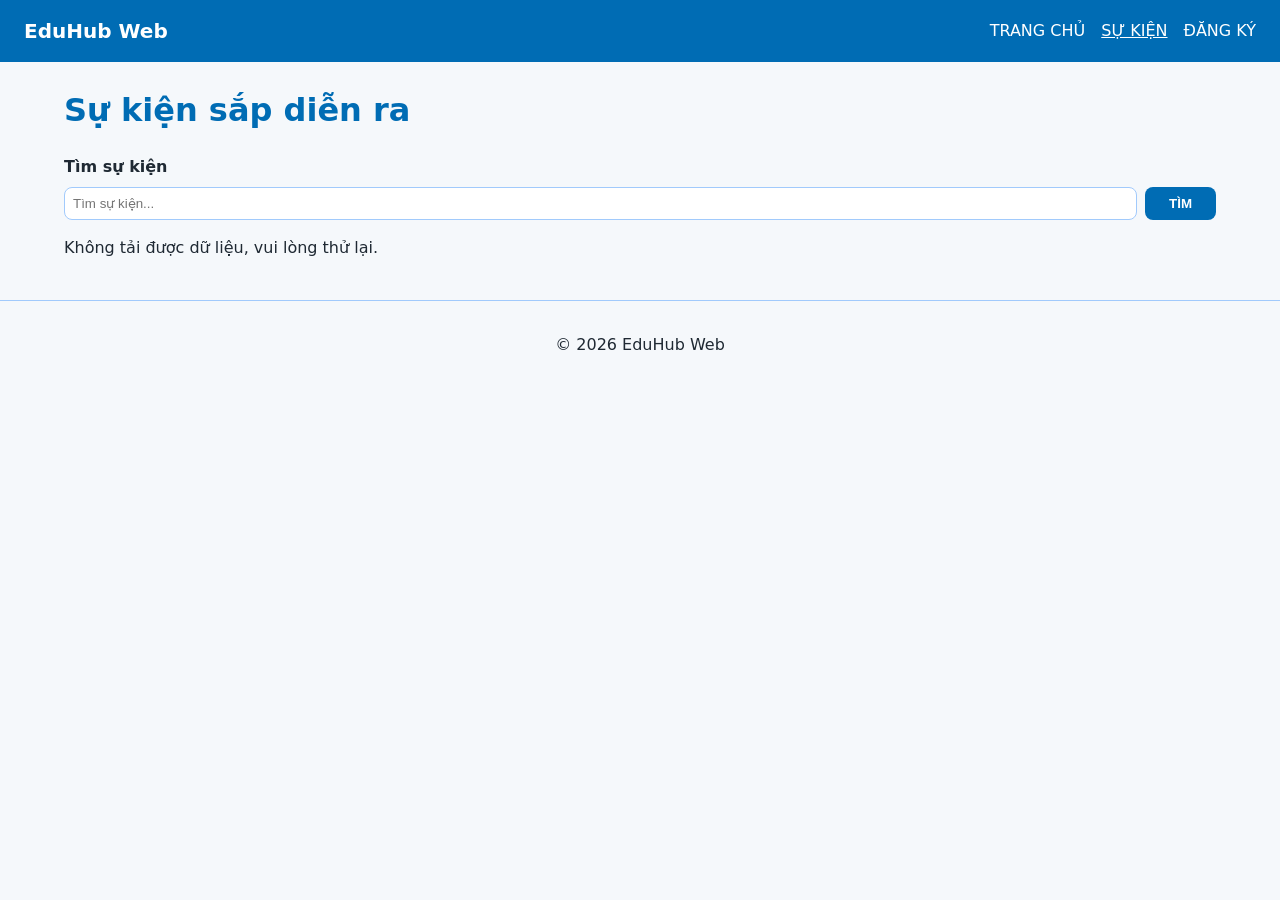
<file: practical-test-ch01-03/site/index.html>
<!doctype html>
<html lang="vi">
  <head>
    <meta charset="UTF-8" />
    <meta name="viewport" content="width=device-width, initial-scale=1" />
    <title>Sự kiện sắp diễn ra – EduHub Web</title>
    <link rel="stylesheet" href="css/style.css" />
  </head>
  <body>
    <header class="site-header">
      <a class="logo" href="index.html">EduHub Web</a>
      <nav aria-label="Điều hướng chính">
        <ul class="menu">
          <li><a href="index.html">TRANG CHỦ</a></li>
          <li><a href="index.html" aria-current="page">SỰ KIỆN</a></li>
          <li><a href="#">ĐĂNG KÝ</a></li>
        </ul>
      </nav>
    </header>

    <main>
      <h1>Sự kiện sắp diễn ra</h1>

      <form id="search-form">
        <label for="keyword">Tìm sự kiện</label>
        <input
          type="search"
          id="keyword"
          name="keyword"
          placeholder="Tìm sự kiện..."
        />
        <button type="submit">TÌM</button>
      </form>

      <p id="status" role="status"></p>

      <div id="event-list">
        <article class="card">
          <img
            src="img/event.svg"
            alt="Biểu tượng lịch sự kiện"
            width="320"
            height="180"
          />
          <h2>
            <a href="event-detail.html?id=22222222-2222-4222-8222-000000000001"
              >Workshop Git &amp; GitHub cho tân sinh viên</a
            >
          </h2>
          <p>
            <time datetime="2026-09-12T01:00:00.000Z">10:10 22/08/2026</time>
          </p>
          <p>Phòng máy A3.201</p>
          <p>Còn 12/40 chỗ</p>
        </article>

        <article class="card">
          <img
            src="img/event.svg"
            alt="Biểu tượng lịch sự kiện"
            width="320"
            height="180"
          />
          <h2>
            <a href="event-detail.html?id=22222222-2222-4222-8222-000000000004"
              >Hackathon EduHub 24 giờ</a
            >
          </h2>
          <p>
            <time datetime="2026-12-19T01:00:00.000Z">08:00 19/12/2026</time>
          </p>
          <p>Phòng máy A3.205</p>
          <p><span class="badge">Hết chỗ</span></p>
        </article>
      </div>
    </main>

    <footer class="site-footer">
      <p>&copy; 2026 EduHub Web</p>
    </footer>

    <script src="js/app.js"></script>
  </body>
</html>
</file>
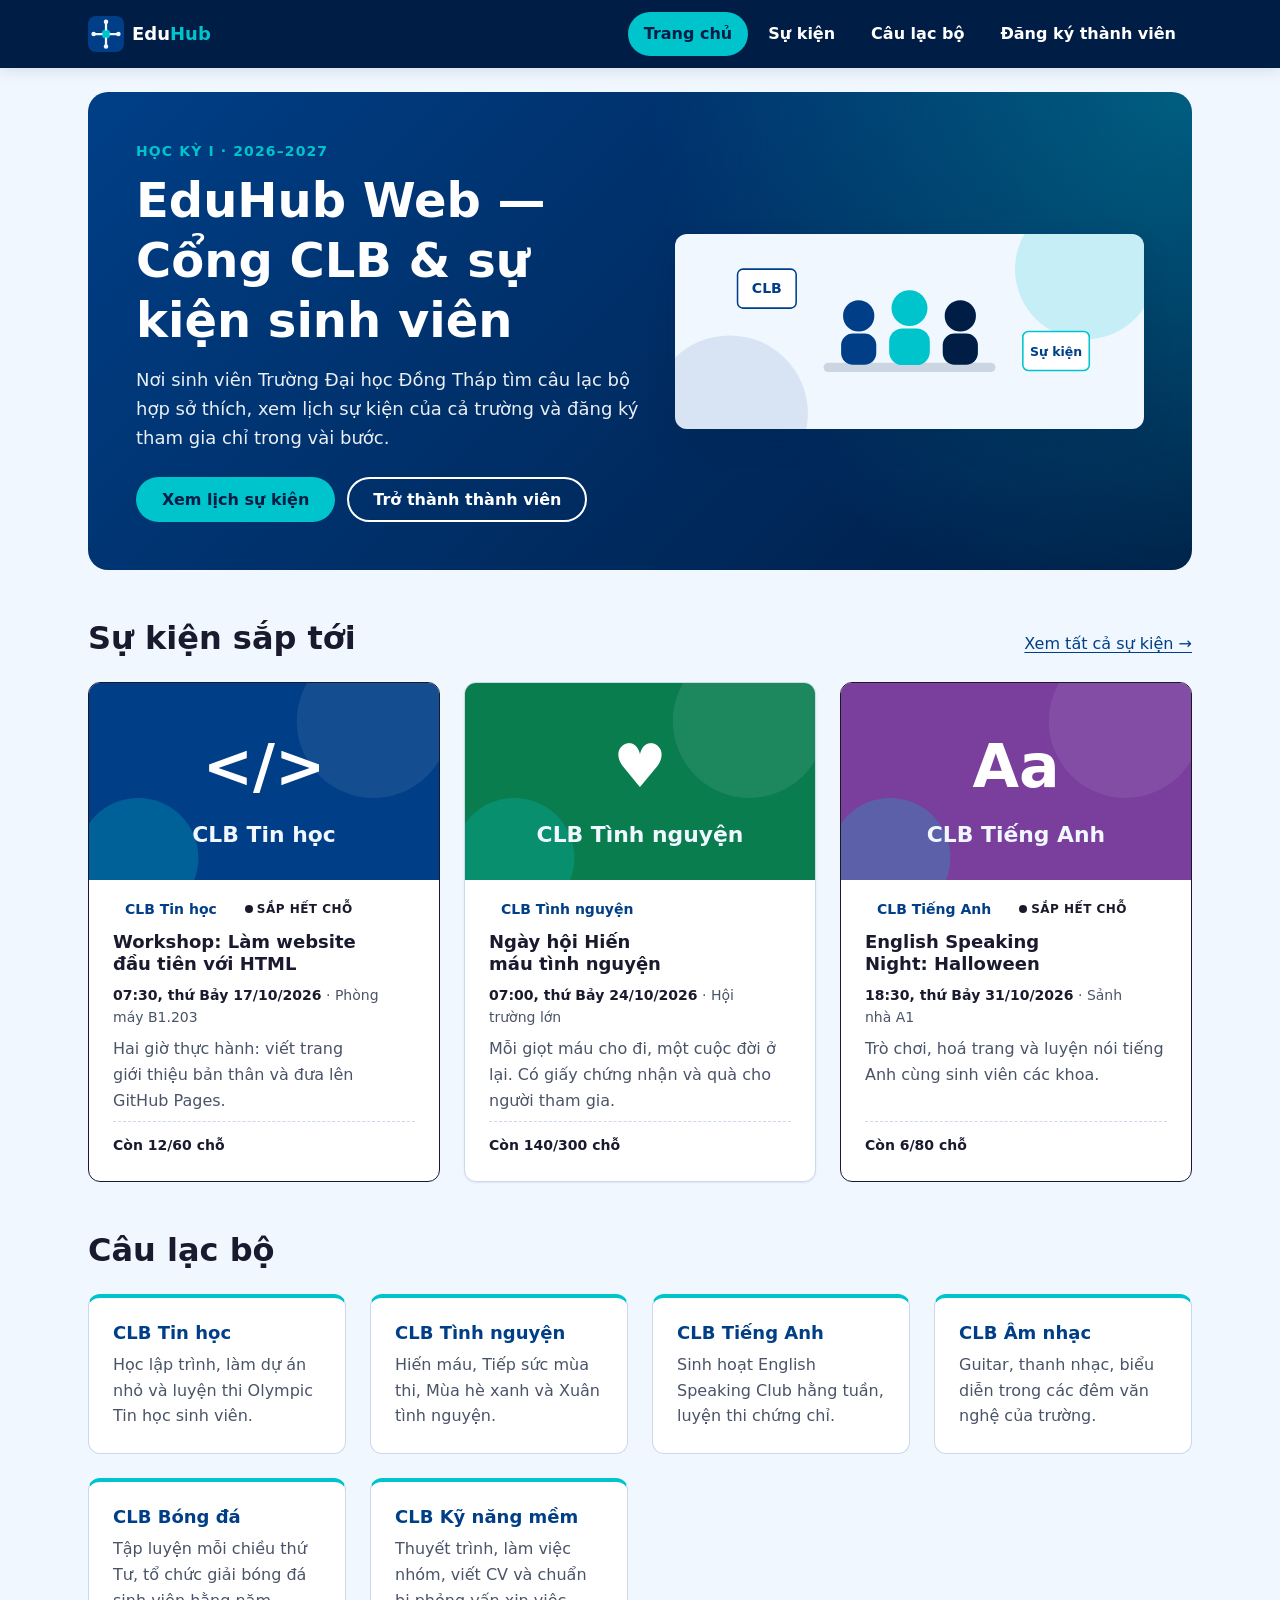
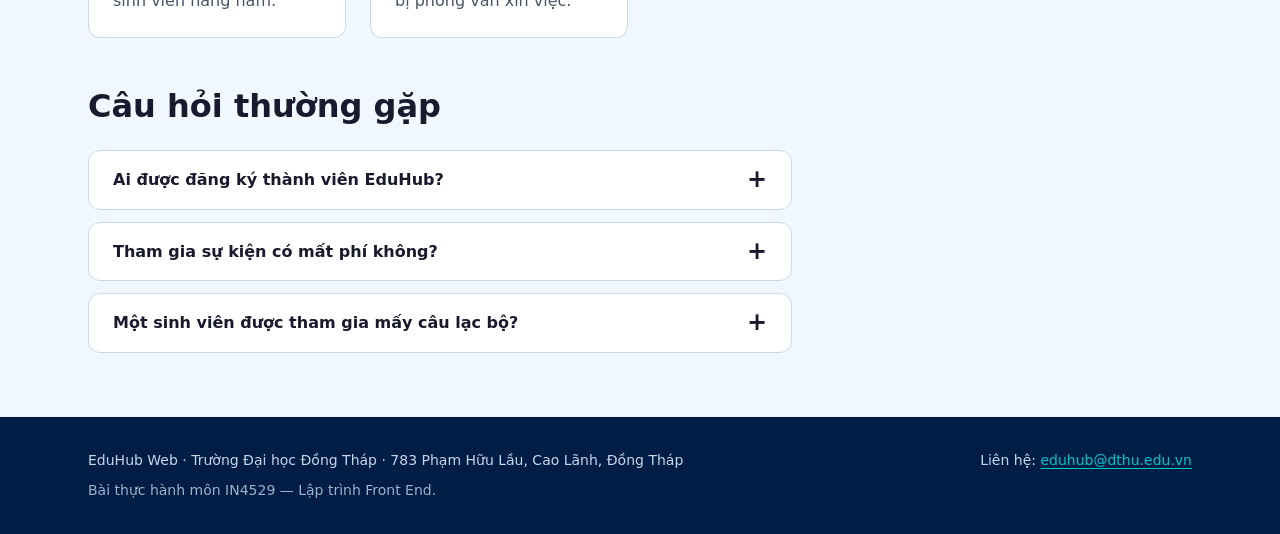
<file: Chuong-02/starter/starter/index.html>
<!DOCTYPE html>
<html lang="vi">
  <head>
    <meta charset="utf-8">
    <meta name="viewport" content="width=device-width, initial-scale=1">
    <title>EduHub Web — CLB &amp; sự kiện sinh viên ĐH Đồng Tháp</title>
    <meta name="description" content="Cổng thông tin câu lạc bộ và sự kiện dành cho sinh viên Trường Đại học Đồng Tháp: xem lịch sự kiện, tìm CLB phù hợp và đăng ký thành viên.">
    <!-- Open Graph: thay "ten-tai-khoan" bằng tên tài khoản GitHub sau khi bật GitHub Pages -->
    <meta property="og:type" content="website">
    <meta property="og:site_name" content="EduHub Web">
    <meta property="og:title" content="EduHub Web — CLB &amp; sự kiện sinh viên ĐH Đồng Tháp">
    <meta property="og:description" content="Xem lịch sự kiện, tìm câu lạc bộ phù hợp và đăng ký thành viên.">
    <meta property="og:url" content="https://xuyen-nguyen-dev.github.io/eduhub-web/">
    <meta property="og:image" content="https://xuyen-nguyen-dev.github.io/eduhub-web/assets/og-image.png">
    <meta property="og:locale" content="vi_VN">
    <meta name="theme-color" content="#001D45">
    <link rel="icon" href="assets/logo.svg" type="image/svg+xml">
    <!-- Ch02: một tệp CSS duy nhất, main.css tự @import các lớp còn lại -->
    <link rel="stylesheet" href="css/main.css">
  </head>
  <body>
    <a class="skip-link" href="#noi-dung">Bỏ qua, đến nội dung chính</a>

    <header class="site-header">
      <div class="container site-header__inner">
        <a class="brand" href="index.html">
          <img class="brand__logo" src="assets/logo.svg" alt="" width="48" height="48">
          <span class="brand__name">Edu<span>Hub</span></span>
        </a>
        <nav class="site-nav" aria-label="Điều hướng chính">
          <ul class="site-nav__list">
          <li><a class="site-nav__link" href="index.html" aria-current="page">Trang chủ</a></li>
          <li><a class="site-nav__link" href="events.html">Sự kiện</a></li>
          <li><a class="site-nav__link" href="index.html#cau-lac-bo">Câu lạc bộ</a></li>
          <li><a class="site-nav__link" href="register.html">Đăng ký thành viên</a></li>
          </ul>
        </nav>
      </div>
    </header>

    <main id="noi-dung">
      <section class="container hero" aria-labelledby="tieu-de-chinh">
        <div>
          <p class="hero__eyebrow">Học kỳ I · 2026–2027</p>
          <h1 id="tieu-de-chinh">EduHub Web — Cổng CLB &amp; sự kiện sinh viên</h1>
          <p class="hero__lead">
            Nơi sinh viên Trường Đại học Đồng Tháp tìm câu lạc bộ hợp sở thích,
            xem lịch sự kiện của cả trường và đăng ký tham gia chỉ trong vài bước.
          </p>
          <p class="btn-row">
            <a class="btn btn--accent" href="events.html">Xem lịch sự kiện</a>
            <a class="btn btn--ghost" href="register.html">Trở thành thành viên</a>
          </p>
        </div>
        <img class="hero__media" src="assets/hero.svg" alt="Minh hoạ ba sinh viên đứng cạnh bảng CLB và bảng Sự kiện" width="1200" height="500">
      </section>

      <section class="container section" aria-labelledby="su-kien-sap-toi">
        <div class="section__head">
          <h2 id="su-kien-sap-toi">Sự kiện sắp tới</h2>
          <a href="events.html">Xem tất cả sự kiện →</a>
        </div>
        <div class="card-grid">
        <article class="card event-card">
          <img class="card__media" src="assets/club-tin-hoc.svg" alt="Biểu tượng CLB Tin học" width="640" height="360" loading="lazy">
          <div class="card__body">
            <p class="card__meta"><span class="tag">CLB Tin học</span> <span class="badge badge--hot">Sắp hết chỗ</span></p>
            <h3 class="card__title"><a href="event-detail.html">Workshop: Làm website đầu tiên với HTML</a></h3>
            <p class="event-card__info"><time datetime="2026-10-17T07:30+07:00">07:30, thứ Bảy 17/10/2026</time> · Phòng máy B1.203</p>
            <p class="card__text">Hai giờ thực hành: viết trang giới thiệu bản thân và đưa lên GitHub Pages.</p>
            <p class="event-card__seats">Còn 12/60 chỗ</p>
          </div>
        </article>

        <article class="card event-card">
          <img class="card__media" src="assets/club-tinh-nguyen.svg" alt="Biểu tượng CLB Tình nguyện" width="640" height="360" loading="lazy">
          <div class="card__body">
            <p class="card__meta"><span class="tag">CLB Tình nguyện</span></p>
            <h3 class="card__title"><a href="events.html">Ngày hội Hiến máu tình nguyện</a></h3>
            <p class="event-card__info"><time datetime="2026-10-24T07:00+07:00">07:00, thứ Bảy 24/10/2026</time> · Hội trường lớn</p>
            <p class="card__text">Mỗi giọt máu cho đi, một cuộc đời ở lại. Có giấy chứng nhận và quà cho người tham gia.</p>
            <p class="event-card__seats">Còn 140/300 chỗ</p>
          </div>
        </article>

        <article class="card event-card">
          <img class="card__media" src="assets/club-tieng-anh.svg" alt="Biểu tượng CLB Tiếng Anh" width="640" height="360" loading="lazy">
          <div class="card__body">
            <p class="card__meta"><span class="tag">CLB Tiếng Anh</span> <span class="badge badge--hot">Sắp hết chỗ</span></p>
            <h3 class="card__title"><a href="events.html">English Speaking Night: Halloween</a></h3>
            <p class="event-card__info"><time datetime="2026-10-31T18:30+07:00">18:30, thứ Bảy 31/10/2026</time> · Sảnh nhà A1</p>
            <p class="card__text">Trò chơi, hoá trang và luyện nói tiếng Anh cùng sinh viên các khoa.</p>
            <p class="event-card__seats">Còn 6/80 chỗ</p>
          </div>
        </article>
        </div>
      </section>

      <section id="cau-lac-bo" class="container section" aria-labelledby="tieu-de-clb">
        <div class="section__head">
          <h2 id="tieu-de-clb">Câu lạc bộ</h2>
        </div>
        <ul class="card-grid">
          <li class="club-card">
            <h3>CLB Tin học</h3>
            <p>Học lập trình, làm dự án nhỏ và luyện thi Olympic Tin học sinh viên.</p>
          </li>
          <li class="club-card">
            <h3>CLB Tình nguyện</h3>
            <p>Hiến máu, Tiếp sức mùa thi, Mùa hè xanh và Xuân tình nguyện.</p>
          </li>
          <li class="club-card">
            <h3>CLB Tiếng Anh</h3>
            <p>Sinh hoạt English Speaking Club hằng tuần, luyện thi chứng chỉ.</p>
          </li>
          <li class="club-card">
            <h3>CLB Âm nhạc</h3>
            <p>Guitar, thanh nhạc, biểu diễn trong các đêm văn nghệ của trường.</p>
          </li>
          <li class="club-card">
            <h3>CLB Bóng đá</h3>
            <p>Tập luyện mỗi chiều thứ Tư, tổ chức giải bóng đá sinh viên hằng năm.</p>
          </li>
          <li class="club-card">
            <h3>CLB Kỹ năng mềm</h3>
            <p>Thuyết trình, làm việc nhóm, viết CV và chuẩn bị phỏng vấn xin việc.</p>
          </li>
        </ul>
      </section>

      <section class="container section" aria-labelledby="hoi-dap">
        <div class="section__head">
          <h2 id="hoi-dap">Câu hỏi thường gặp</h2>
        </div>
        <div class="faq">
          <details class="faq__item">
            <summary>Ai được đăng ký thành viên EduHub?</summary>
            <p>Tất cả sinh viên đang học tại Trường Đại học Đồng Tháp, chỉ cần mã số sinh viên và email.</p>
          </details>
          <details class="faq__item">
            <summary>Tham gia sự kiện có mất phí không?</summary>
            <p>Phần lớn sự kiện miễn phí. Sự kiện có phí sẽ ghi rõ ở trang chi tiết.</p>
          </details>
          <details class="faq__item">
            <summary>Một sinh viên được tham gia mấy câu lạc bộ?</summary>
            <p>Không giới hạn, nhưng nên chọn tối đa hai CLB để có thời gian sinh hoạt đều đặn.</p>
          </details>
        </div>
      </section>
    </main>

    <footer class="site-footer">
      <div class="container site-footer__inner">
        <p>EduHub Web · Trường Đại học Đồng Tháp · 783 Phạm Hữu Lầu, Cao Lãnh, Đồng Tháp</p>
        <p>Liên hệ: <a href="mailto:eduhub@dthu.edu.vn">eduhub@dthu.edu.vn</a></p>
        <p><small>Bài thực hành môn IN4529 — Lập trình Front End.</small></p>
      </div>
    </footer>
  </body>
</html>
</file>
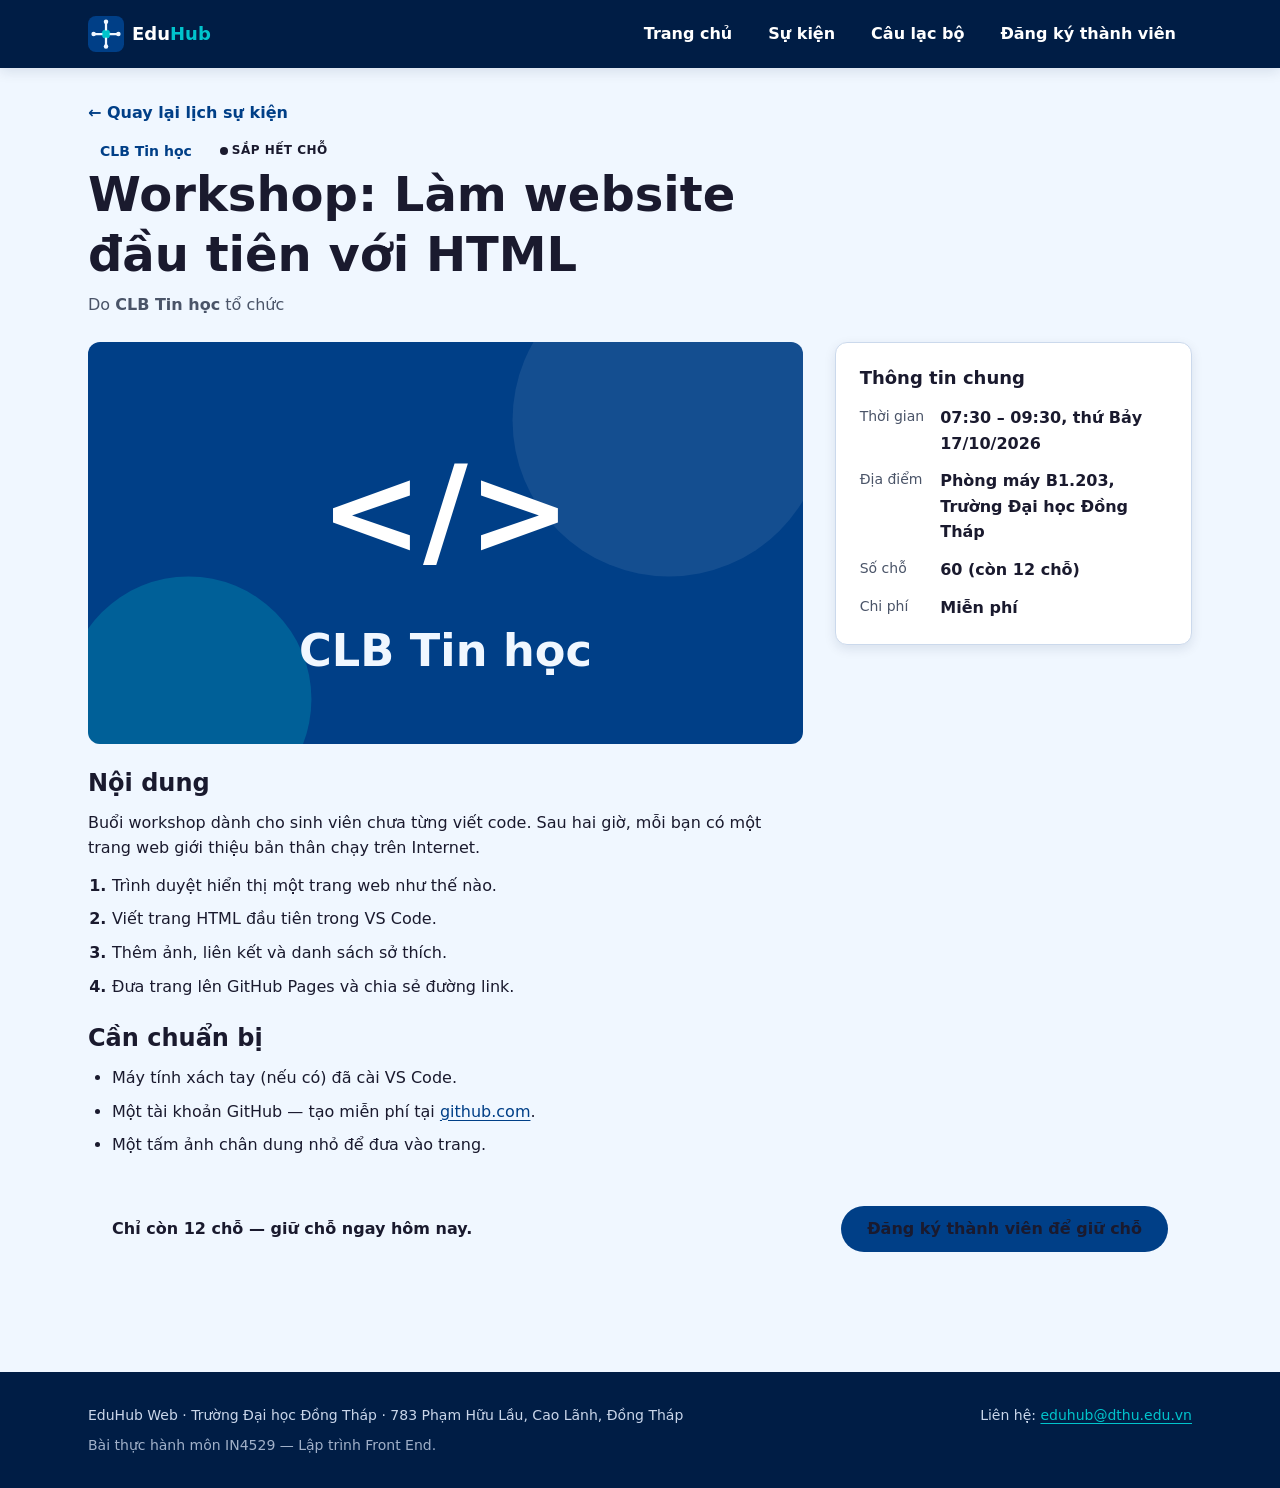
<file: Chuong-02/starter/starter/event-detail.html>
<!doctype html>
<html lang="vi">
  <head>
    <meta charset="utf-8" />
    <meta name="viewport" content="width=device-width, initial-scale=1" />
    <title>Workshop: Làm website đầu tiên với HTML · EduHub Web</title>
    <meta
      name="description"
      content="Workshop 2 giờ của CLB Tin học: viết trang web giới thiệu bản thân bằng HTML và đưa lên GitHub Pages. Thứ Bảy 17/10/2026, phòng máy B1.203."
    />
    <!-- Open Graph: thay "ten-tai-khoan" bằng tên tài khoản GitHub sau khi bật GitHub Pages -->
    <meta property="og:type" content="website" />
    <meta property="og:site_name" content="EduHub Web" />
    <meta
      property="og:title"
      content="Workshop: Làm website đầu tiên với HTML · EduHub Web"
    />
    <meta
      property="og:description"
      content="Workshop 2 giờ của CLB Tin học: viết trang web giới thiệu bản thân bằng HTML và đưa lên GitHub Pages. Thứ Bảy 17/10/2026, phòng máy B1.203."
    />
    <meta
      property="og:url"
      content="https://xuyen-nguyen-dev.github.io/eduhub-web/event-detail.html"
    />
    <meta
      property="og:image"
      content="https://xuyen-nguyen-dev.github.io/eduhub-web/assets/og-image.png"
    />
    <meta property="og:locale" content="vi_VN" />
    <meta name="theme-color" content="#001D45" />
    <link rel="icon" href="assets/logo.svg" type="image/svg+xml" />
    <!-- Ch02: một tệp CSS duy nhất, main.css tự @import các lớp còn lại -->
    <link rel="stylesheet" href="css/main.css" />
  </head>
  <body>
    <a class="skip-link" href="#noi-dung">Bỏ qua, đến nội dung chính</a>

    <header class="site-header">
      <div class="container site-header__inner">
        <a class="brand" href="index.html">
          <img
            class="brand__logo"
            src="assets/logo.svg"
            alt=""
            width="48"
            height="48"
          />
          <span class="brand__name">Edu<span>Hub</span></span>
        </a>
        <nav class="site-nav" aria-label="Điều hướng chính">
          <ul class="site-nav__list">
            <li><a class="site-nav__link" href="index.html">Trang chủ</a></li>
            <li><a class="site-nav__link" href="events.html">Sự kiện</a></li>
            <li>
              <a class="site-nav__link" href="index.html#cau-lac-bo"
                >Câu lạc bộ</a
              >
            </li>
            <li>
              <a class="site-nav__link" href="register.html"
                >Đăng ký thành viên</a
              >
            </li>
          </ul>
        </nav>
      </div>
    </header>

    <main id="noi-dung" class="container page">
      <article class="detail">
        <header class="detail__head">
          <a class="back-link" href="events.html">← Quay lại lịch sự kiện</a>
          <p class="card__meta">
            <span class="tag">CLB Tin học</span>
            <span class="badge badge--hot">Sắp hết chỗ</span>
          </p>
          <h1>Workshop: Làm website đầu tiên với HTML</h1>
          <p class="detail__organizer">
            Do <strong>CLB Tin học</strong> tổ chức
          </p>
        </header>

        <img
          class="detail__media"
          src="assets/club-tin-hoc.svg"
          alt="Biểu tượng CLB Tin học: dấu thẻ HTML trên nền xanh"
          width="640"
          height="360"
        />

        <section class="detail__info info-card" aria-labelledby="thong-tin">
          <h2 id="thong-tin">Thông tin chung</h2>
          <dl>
            <dt>Thời gian</dt>
            <dd>
              <time datetime="2026-10-17T07:30+07:00"
                >07:30 – 09:30, thứ Bảy 17/10/2026</time
              >
            </dd>
            <dt>Địa điểm</dt>
            <dd>Phòng máy B1.203, Trường Đại học Đồng Tháp</dd>
            <dt>Số chỗ</dt>
            <dd>60 (còn 12 chỗ)</dd>
            <dt>Chi phí</dt>
            <dd>Miễn phí</dd>
          </dl>
        </section>

        <section
          class="detail__content prose"
          aria-labelledby="noi-dung-workshop"
        >
          <h2 id="noi-dung-workshop">Nội dung</h2>
          <p>
            Buổi workshop dành cho sinh viên chưa từng viết code. Sau hai giờ,
            mỗi bạn có một trang web giới thiệu bản thân chạy trên Internet.
          </p>
          <ol>
            <li>Trình duyệt hiển thị một trang web như thế nào.</li>
            <li>Viết trang HTML đầu tiên trong VS Code.</li>
            <li>Thêm ảnh, liên kết và danh sách sở thích.</li>
            <li>Đưa trang lên GitHub Pages và chia sẻ đường link.</li>
          </ol>
        </section>

        <section class="detail__prep prose" aria-labelledby="chuan-bi">
          <h2 id="chuan-bi">Cần chuẩn bị</h2>
          <ul>
            <li>Máy tính xách tay (nếu có) đã cài VS Code.</li>
            <li>
              Một tài khoản GitHub — tạo miễn phí tại
              <a href="https://github.com/signup">github.com</a>.
            </li>
            <li>Một tấm ảnh chân dung nhỏ để đưa vào trang.</li>
          </ul>
        </section>

        <footer class="detail__foot cta">
          <p>Chỉ còn 12 chỗ — giữ chỗ ngay hôm nay.</p>
          <a class="btn btn--primary" href="register.html"
            >Đăng ký thành viên để giữ chỗ</a
          >
        </footer>
      </article>
    </main>

    <footer class="site-footer">
      <div class="container site-footer__inner">
        <p>
          EduHub Web · Trường Đại học Đồng Tháp · 783 Phạm Hữu Lầu, Cao Lãnh,
          Đồng Tháp
        </p>
        <p>
          Liên hệ: <a href="mailto:eduhub@dthu.edu.vn">eduhub@dthu.edu.vn</a>
        </p>
        <p><small>Bài thực hành môn IN4529 — Lập trình Front End.</small></p>
      </div>
    </footer>
  </body>
</html>
</file>
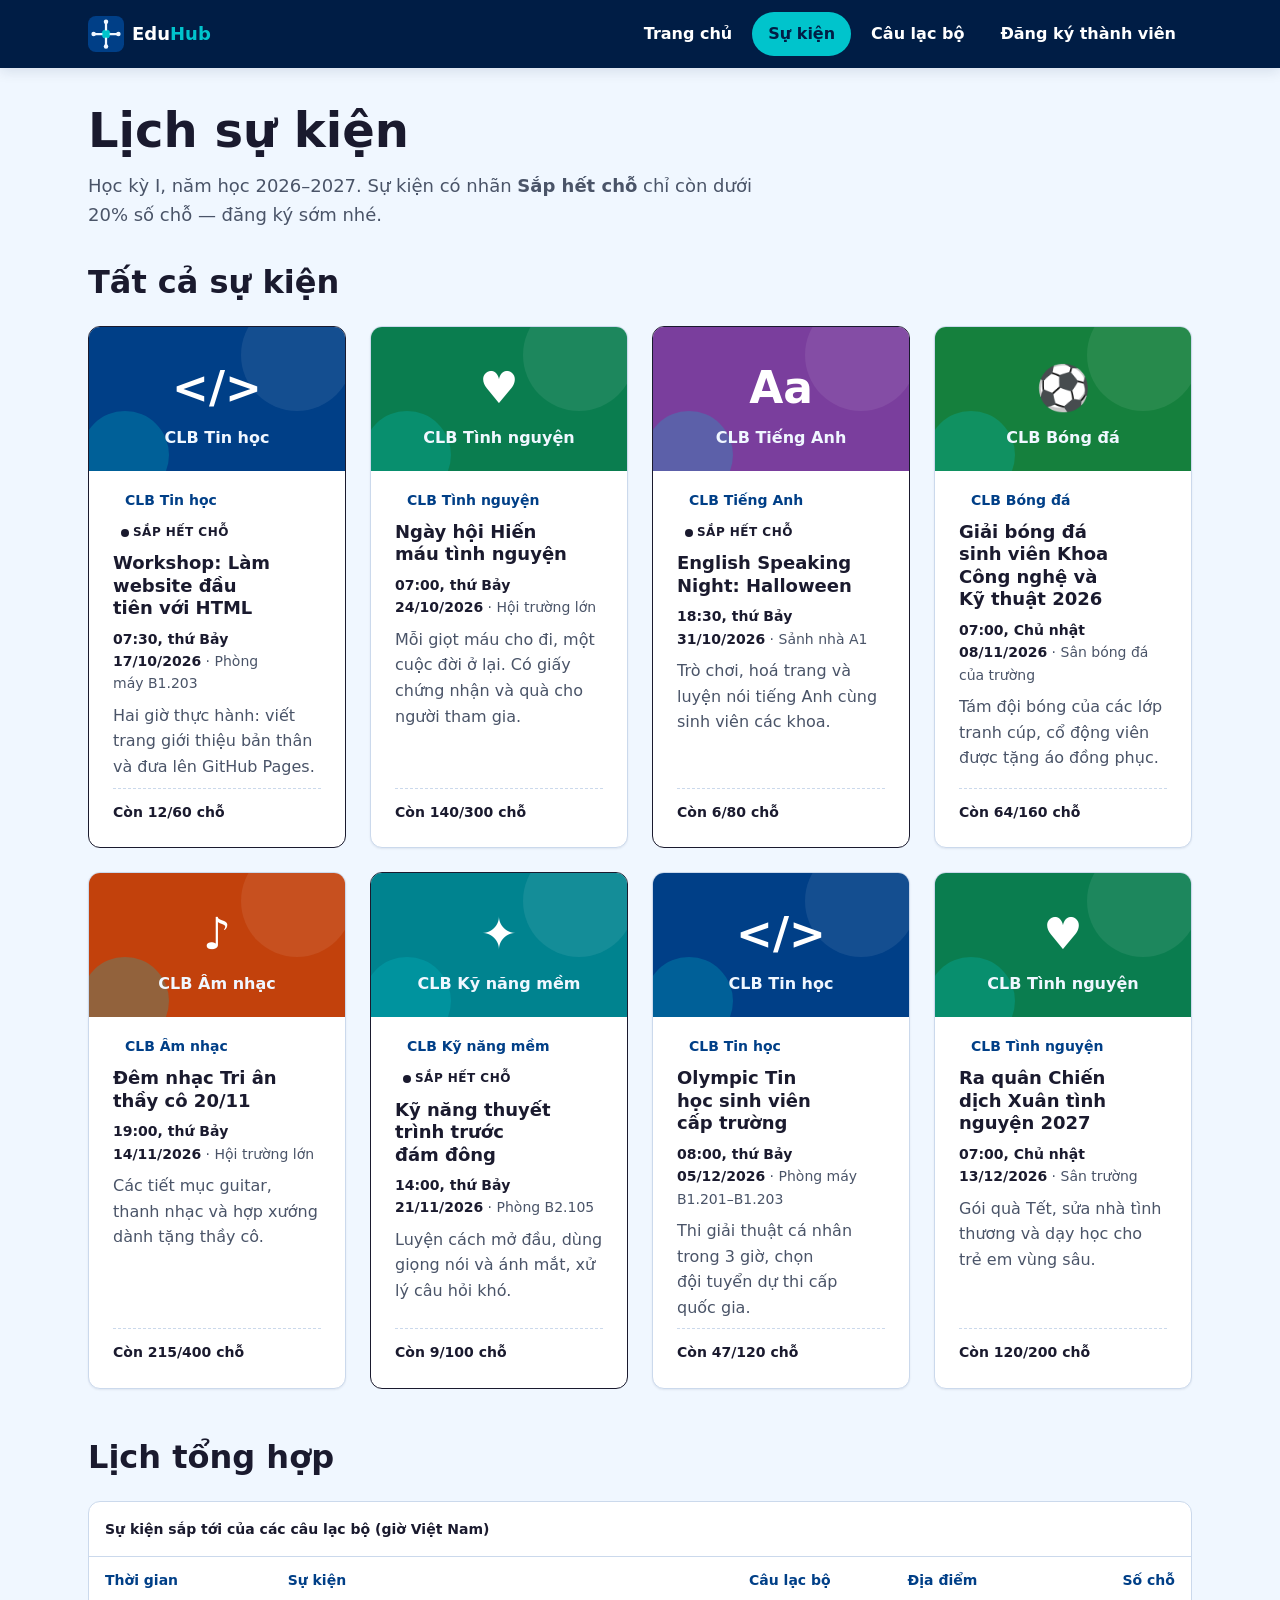
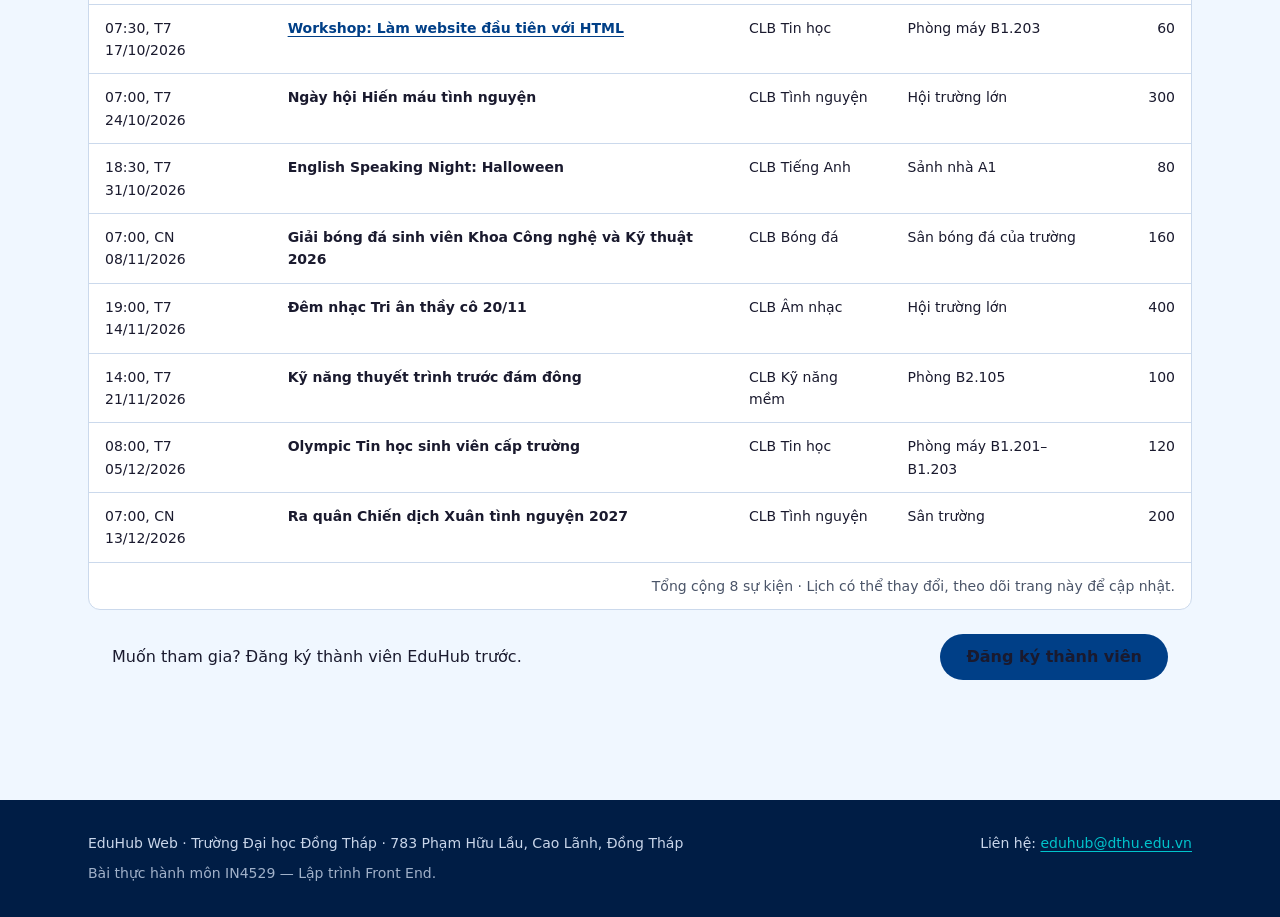
<file: Chuong-02/starter/starter/events.html>
<!doctype html>
<html lang="vi">
  <head>
    <meta charset="utf-8" />
    <meta name="viewport" content="width=device-width, initial-scale=1" />
    <title>Lịch sự kiện · EduHub Web</title>
    <meta
      name="description"
      content="Lịch các sự kiện sắp tới của câu lạc bộ sinh viên Trường Đại học Đồng Tháp, học kỳ I năm học 2026–2027."
    />
    <!-- Open Graph: thay "ten-tai-khoan" bằng tên tài khoản GitHub sau khi bật GitHub Pages -->
    <meta property="og:type" content="website" />
    <meta property="og:site_name" content="EduHub Web" />
    <meta property="og:title" content="Lịch sự kiện · EduHub Web" />
    <meta
      property="og:description"
      content="Lịch các sự kiện sắp tới của câu lạc bộ sinh viên Trường Đại học Đồng Tháp, học kỳ I năm học 2026–2027."
    />
    <meta
      property="og:url"
      content="https://xuyen-nguyen-dev.github.io/eduhub-web/events.html"
    />
    <meta
      property="og:image"
      content="https://xuyen-nguyen-dev.github.io/eduhub-web/assets/og-image.png"
    />
    <meta property="og:locale" content="vi_VN" />
    <meta name="theme-color" content="#001D45" />
    <link rel="icon" href="assets/logo.svg" type="image/svg+xml" />
    <!-- Ch02: một tệp CSS duy nhất, main.css tự @import các lớp còn lại -->
    <link rel="stylesheet" href="css/main.css" />
  </head>
  <body>
    <a class="skip-link" href="#noi-dung">Bỏ qua, đến nội dung chính</a>

    <header class="site-header">
      <div class="container site-header__inner">
        <a class="brand" href="index.html">
          <img
            class="brand__logo"
            src="assets/logo.svg"
            alt=""
            width="48"
            height="48"
          />
          <span class="brand__name">Edu<span>Hub</span></span>
        </a>
        <nav class="site-nav" aria-label="Điều hướng chính">
          <ul class="site-nav__list">
            <li><a class="site-nav__link" href="index.html">Trang chủ</a></li>
            <li>
              <a class="site-nav__link" href="events.html" aria-current="page"
                >Sự kiện</a
              >
            </li>
            <li>
              <a class="site-nav__link" href="index.html#cau-lac-bo"
                >Câu lạc bộ</a
              >
            </li>
            <li>
              <a class="site-nav__link" href="register.html"
                >Đăng ký thành viên</a
              >
            </li>
          </ul>
        </nav>
      </div>
    </header>

    <main id="noi-dung" class="container page">
      <h1>Lịch sự kiện</h1>
      <p class="page__intro">
        Học kỳ I, năm học 2026–2027. Sự kiện có nhãn
        <strong>Sắp hết chỗ</strong> chỉ còn dưới 20% số chỗ — đăng ký sớm nhé.
      </p>

      <section aria-labelledby="danh-sach">
        <h2 id="danh-sach" class="section__head">Tất cả sự kiện</h2>
        <!-- Ch03 sẽ thay các card tĩnh này bằng dữ liệu từ GET /api/events -->
        <div class="card-grid">
          <article class="card event-card">
            <img
              class="card__media"
              src="assets/club-tin-hoc.svg"
              alt="Biểu tượng CLB Tin học"
              width="640"
              height="360"
              loading="lazy"
            />
            <div class="card__body">
              <p class="card__meta">
                <span class="tag">CLB Tin học</span>
                <span class="badge badge--hot">Sắp hết chỗ</span>
              </p>
              <h3 class="card__title">
                <a href="event-detail.html"
                  >Workshop: Làm website đầu tiên với HTML</a
                >
              </h3>
              <p class="event-card__info">
                <time datetime="2026-10-17T07:30+07:00"
                  >07:30, thứ Bảy 17/10/2026</time
                >
                · Phòng máy B1.203
              </p>
              <p class="card__text">
                Hai giờ thực hành: viết trang giới thiệu bản thân và đưa lên
                GitHub Pages.
              </p>
              <p class="event-card__seats">Còn 12/60 chỗ</p>
            </div>
          </article>

          <article class="card event-card">
            <img
              class="card__media"
              src="assets/club-tinh-nguyen.svg"
              alt="Biểu tượng CLB Tình nguyện"
              width="640"
              height="360"
              loading="lazy"
            />
            <div class="card__body">
              <p class="card__meta"><span class="tag">CLB Tình nguyện</span></p>
              <h3 class="card__title">
                <a href="events.html">Ngày hội Hiến máu tình nguyện</a>
              </h3>
              <p class="event-card__info">
                <time datetime="2026-10-24T07:00+07:00"
                  >07:00, thứ Bảy 24/10/2026</time
                >
                · Hội trường lớn
              </p>
              <p class="card__text">
                Mỗi giọt máu cho đi, một cuộc đời ở lại. Có giấy chứng nhận và
                quà cho người tham gia.
              </p>
              <p class="event-card__seats">Còn 140/300 chỗ</p>
            </div>
          </article>

          <article class="card event-card">
            <img
              class="card__media"
              src="assets/club-tieng-anh.svg"
              alt="Biểu tượng CLB Tiếng Anh"
              width="640"
              height="360"
              loading="lazy"
            />
            <div class="card__body">
              <p class="card__meta">
                <span class="tag">CLB Tiếng Anh</span>
                <span class="badge badge--hot">Sắp hết chỗ</span>
              </p>
              <h3 class="card__title">
                <a href="events.html">English Speaking Night: Halloween</a>
              </h3>
              <p class="event-card__info">
                <time datetime="2026-10-31T18:30+07:00"
                  >18:30, thứ Bảy 31/10/2026</time
                >
                · Sảnh nhà A1
              </p>
              <p class="card__text">
                Trò chơi, hoá trang và luyện nói tiếng Anh cùng sinh viên các
                khoa.
              </p>
              <p class="event-card__seats">Còn 6/80 chỗ</p>
            </div>
          </article>

          <article class="card event-card">
            <img
              class="card__media"
              src="assets/club-bong-da.svg"
              alt="Biểu tượng CLB Bóng đá"
              width="640"
              height="360"
              loading="lazy"
            />
            <div class="card__body">
              <p class="card__meta"><span class="tag">CLB Bóng đá</span></p>
              <h3 class="card__title">
                <a href="events.html"
                  >Giải bóng đá sinh viên Khoa Công nghệ và Kỹ thuật 2026</a
                >
              </h3>
              <p class="event-card__info">
                <time datetime="2026-11-08T07:00+07:00"
                  >07:00, Chủ nhật 08/11/2026</time
                >
                · Sân bóng đá của trường
              </p>
              <p class="card__text">
                Tám đội bóng của các lớp tranh cúp, cổ động viên được tặng áo
                đồng phục.
              </p>
              <p class="event-card__seats">Còn 64/160 chỗ</p>
            </div>
          </article>

          <article class="card event-card">
            <img
              class="card__media"
              src="assets/club-am-nhac.svg"
              alt="Biểu tượng CLB Âm nhạc"
              width="640"
              height="360"
              loading="lazy"
            />
            <div class="card__body">
              <p class="card__meta"><span class="tag">CLB Âm nhạc</span></p>
              <h3 class="card__title">
                <a href="events.html">Đêm nhạc Tri ân thầy cô 20/11</a>
              </h3>
              <p class="event-card__info">
                <time datetime="2026-11-14T19:00+07:00"
                  >19:00, thứ Bảy 14/11/2026</time
                >
                · Hội trường lớn
              </p>
              <p class="card__text">
                Các tiết mục guitar, thanh nhạc và hợp xướng dành tặng thầy cô.
              </p>
              <p class="event-card__seats">Còn 215/400 chỗ</p>
            </div>
          </article>

          <article class="card event-card">
            <img
              class="card__media"
              src="assets/club-ky-nang-mem.svg"
              alt="Biểu tượng CLB Kỹ năng mềm"
              width="640"
              height="360"
              loading="lazy"
            />
            <div class="card__body">
              <p class="card__meta">
                <span class="tag">CLB Kỹ năng mềm</span>
                <span class="badge badge--hot">Sắp hết chỗ</span>
              </p>
              <h3 class="card__title">
                <a href="events.html">Kỹ năng thuyết trình trước đám đông</a>
              </h3>
              <p class="event-card__info">
                <time datetime="2026-11-21T14:00+07:00"
                  >14:00, thứ Bảy 21/11/2026</time
                >
                · Phòng B2.105
              </p>
              <p class="card__text">
                Luyện cách mở đầu, dùng giọng nói và ánh mắt, xử lý câu hỏi khó.
              </p>
              <p class="event-card__seats">Còn 9/100 chỗ</p>
            </div>
          </article>

          <article class="card event-card">
            <img
              class="card__media"
              src="assets/club-tin-hoc.svg"
              alt="Biểu tượng CLB Tin học"
              width="640"
              height="360"
              loading="lazy"
            />
            <div class="card__body">
              <p class="card__meta"><span class="tag">CLB Tin học</span></p>
              <h3 class="card__title">
                <a href="events.html">Olympic Tin học sinh viên cấp trường</a>
              </h3>
              <p class="event-card__info">
                <time datetime="2026-12-05T08:00+07:00"
                  >08:00, thứ Bảy 05/12/2026</time
                >
                · Phòng máy B1.201–B1.203
              </p>
              <p class="card__text">
                Thi giải thuật cá nhân trong 3 giờ, chọn đội tuyển dự thi cấp
                quốc gia.
              </p>
              <p class="event-card__seats">Còn 47/120 chỗ</p>
            </div>
          </article>

          <article class="card event-card">
            <img
              class="card__media"
              src="assets/club-tinh-nguyen.svg"
              alt="Biểu tượng CLB Tình nguyện"
              width="640"
              height="360"
              loading="lazy"
            />
            <div class="card__body">
              <p class="card__meta"><span class="tag">CLB Tình nguyện</span></p>
              <h3 class="card__title">
                <a href="events.html"
                  >Ra quân Chiến dịch Xuân tình nguyện 2027</a
                >
              </h3>
              <p class="event-card__info">
                <time datetime="2026-12-13T07:00+07:00"
                  >07:00, Chủ nhật 13/12/2026</time
                >
                · Sân trường
              </p>
              <p class="card__text">
                Gói quà Tết, sửa nhà tình thương và dạy học cho trẻ em vùng sâu.
              </p>
              <p class="event-card__seats">Còn 120/200 chỗ</p>
            </div>
          </article>
        </div>
      </section>

      <section class="section" aria-labelledby="lich-tong-hop">
        <h2 id="lich-tong-hop" class="section__head">Lịch tổng hợp</h2>
        <!-- Bảng rộng hơn màn hình điện thoại: chỉ khung này cuộn ngang, cả trang thì không -->
        <div class="table-wrap" tabindex="0">
          <table class="table">
            <caption>
              Sự kiện sắp tới của các câu lạc bộ (giờ Việt Nam)
            </caption>
            <thead>
              <tr>
                <th scope="col">Thời gian</th>
                <th scope="col">Sự kiện</th>
                <th scope="col">Câu lạc bộ</th>
                <th scope="col">Địa điểm</th>
                <th scope="col">Số chỗ</th>
              </tr>
            </thead>
            <tbody>
              <tr>
                <td>
                  <time datetime="2026-10-17T07:30+07:00"
                    >07:30, T7 17/10/2026</time
                  >
                </td>
                <th scope="row">
                  <a href="event-detail.html"
                    >Workshop: Làm website đầu tiên với HTML</a
                  >
                </th>
                <td>CLB Tin học</td>
                <td>Phòng máy B1.203</td>
                <td>60</td>
              </tr>
              <tr>
                <td>
                  <time datetime="2026-10-24T07:00+07:00"
                    >07:00, T7 24/10/2026</time
                  >
                </td>
                <th scope="row">Ngày hội Hiến máu tình nguyện</th>
                <td>CLB Tình nguyện</td>
                <td>Hội trường lớn</td>
                <td>300</td>
              </tr>
              <tr>
                <td>
                  <time datetime="2026-10-31T18:30+07:00"
                    >18:30, T7 31/10/2026</time
                  >
                </td>
                <th scope="row">English Speaking Night: Halloween</th>
                <td>CLB Tiếng Anh</td>
                <td>Sảnh nhà A1</td>
                <td>80</td>
              </tr>
              <tr>
                <td>
                  <time datetime="2026-11-08T07:00+07:00"
                    >07:00, CN 08/11/2026</time
                  >
                </td>
                <th scope="row">
                  Giải bóng đá sinh viên Khoa Công nghệ và Kỹ thuật 2026
                </th>
                <td>CLB Bóng đá</td>
                <td>Sân bóng đá của trường</td>
                <td>160</td>
              </tr>
              <tr>
                <td>
                  <time datetime="2026-11-14T19:00+07:00"
                    >19:00, T7 14/11/2026</time
                  >
                </td>
                <th scope="row">Đêm nhạc Tri ân thầy cô 20/11</th>
                <td>CLB Âm nhạc</td>
                <td>Hội trường lớn</td>
                <td>400</td>
              </tr>
              <tr>
                <td>
                  <time datetime="2026-11-21T14:00+07:00"
                    >14:00, T7 21/11/2026</time
                  >
                </td>
                <th scope="row">Kỹ năng thuyết trình trước đám đông</th>
                <td>CLB Kỹ năng mềm</td>
                <td>Phòng B2.105</td>
                <td>100</td>
              </tr>
              <tr>
                <td>
                  <time datetime="2026-12-05T08:00+07:00"
                    >08:00, T7 05/12/2026</time
                  >
                </td>
                <th scope="row">Olympic Tin học sinh viên cấp trường</th>
                <td>CLB Tin học</td>
                <td>Phòng máy B1.201–B1.203</td>
                <td>120</td>
              </tr>
              <tr>
                <td>
                  <time datetime="2026-12-13T07:00+07:00"
                    >07:00, CN 13/12/2026</time
                  >
                </td>
                <th scope="row">Ra quân Chiến dịch Xuân tình nguyện 2027</th>
                <td>CLB Tình nguyện</td>
                <td>Sân trường</td>
                <td>200</td>
              </tr>
            </tbody>
            <tfoot>
              <tr>
                <td colspan="5">
                  Tổng cộng 8 sự kiện · Lịch có thể thay đổi, theo dõi trang này
                  để cập nhật.
                </td>
              </tr>
            </tfoot>
          </table>
        </div>
      </section>

      <p class="cta section">
        <span>Muốn tham gia? Đăng ký thành viên EduHub trước.</span>
        <a class="btn btn--primary" href="register.html">Đăng ký thành viên</a>
      </p>
    </main>

    <footer class="site-footer">
      <div class="container site-footer__inner">
        <p>
          EduHub Web · Trường Đại học Đồng Tháp · 783 Phạm Hữu Lầu, Cao Lãnh,
          Đồng Tháp
        </p>
        <p>
          Liên hệ: <a href="mailto:eduhub@dthu.edu.vn">eduhub@dthu.edu.vn</a>
        </p>
        <p><small>Bài thực hành môn IN4529 — Lập trình Front End.</small></p>
      </div>
    </footer>
  </body>
</html>
</file>
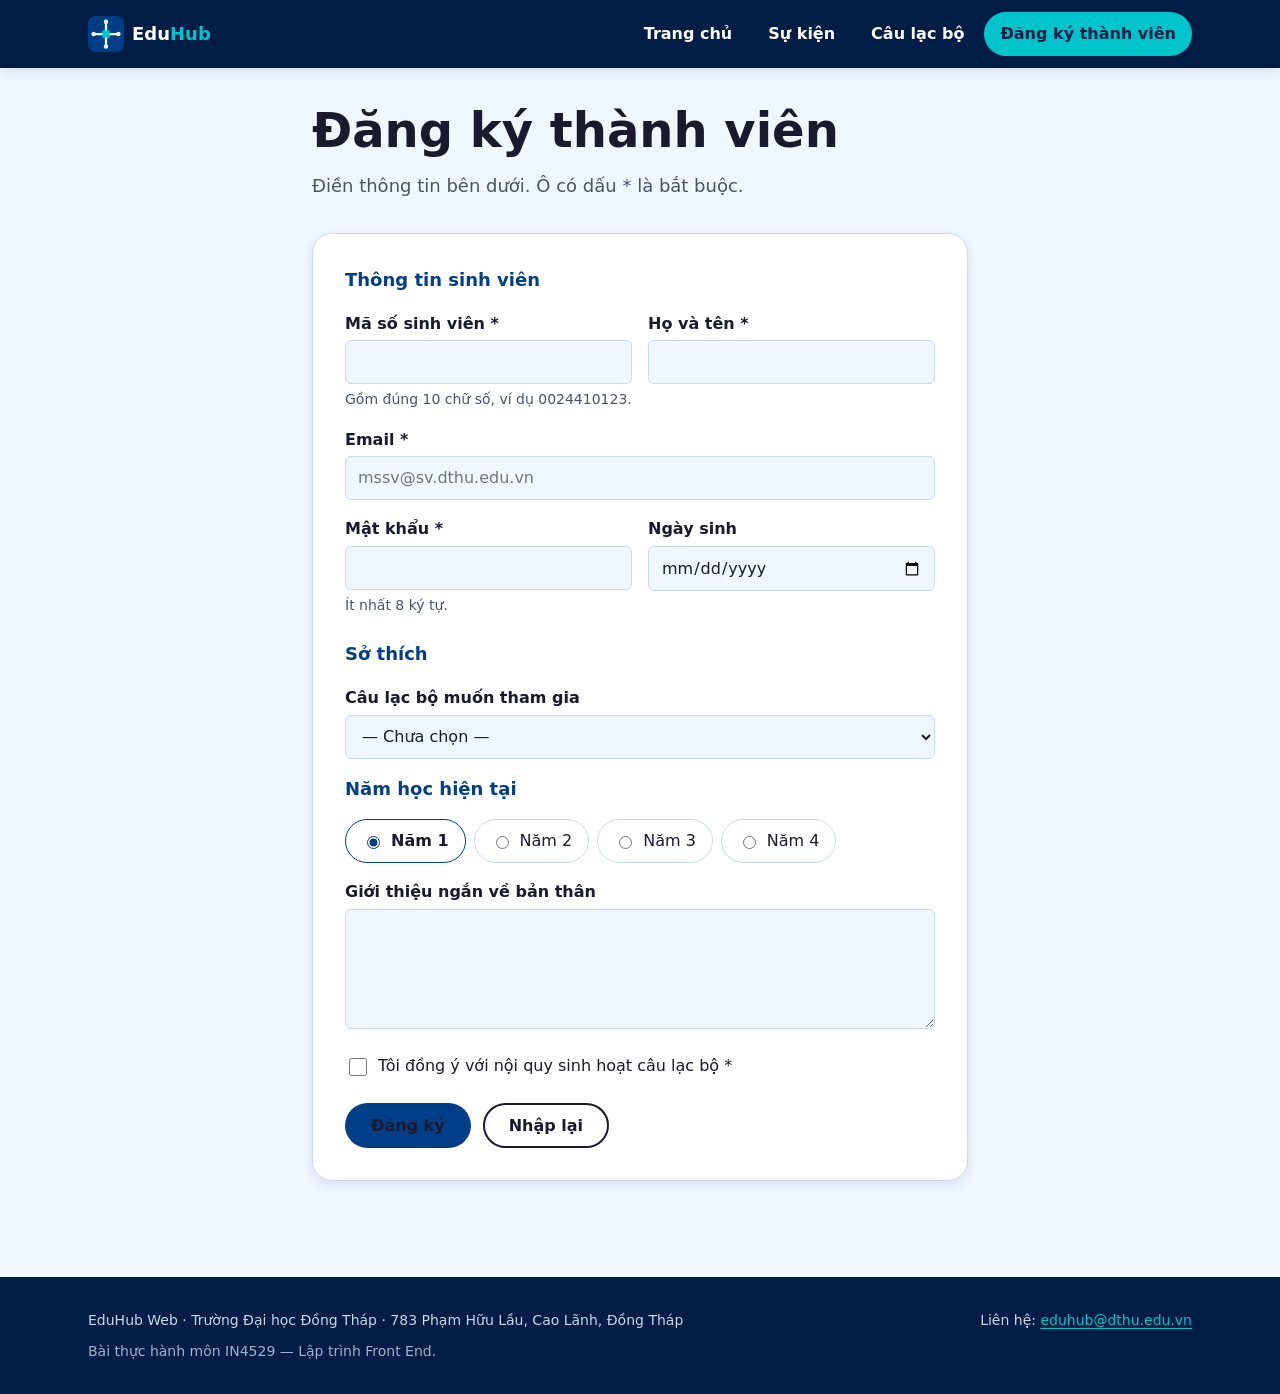
<file: Chuong-02/starter/starter/register.html>
<!doctype html>
<html lang="vi">
  <head>
    <meta charset="utf-8" />
    <meta name="viewport" content="width=device-width, initial-scale=1" />
    <title>Đăng ký thành viên · EduHub Web</title>
    <meta
      name="description"
      content="Đăng ký tài khoản thành viên EduHub Web dành cho sinh viên Trường Đại học Đồng Tháp."
    />
    <!-- Open Graph: thay "ten-tai-khoan" bằng tên tài khoản GitHub sau khi bật GitHub Pages -->
    <meta property="og:type" content="website" />
    <meta property="og:site_name" content="EduHub Web" />
    <meta property="og:title" content="Đăng ký thành viên · EduHub Web" />
    <meta
      property="og:description"
      content="Đăng ký tài khoản thành viên EduHub Web dành cho sinh viên Trường Đại học Đồng Tháp."
    />
    <meta
      property="og:url"
      content="https://xuyen-nguyen-dev.github.io/eduhub-web/register.html"
    />
    <meta
      property="og:image"
      content="https://xuyen-nguyen-dev.github.io/eduhub-web/assets/og-image.png"
    />
    <meta property="og:locale" content="vi_VN" />
    <meta name="theme-color" content="#001D45" />
    <link rel="icon" href="assets/logo.svg" type="image/svg+xml" />
    <!-- Ch02: một tệp CSS duy nhất, main.css tự @import các lớp còn lại -->
    <link rel="stylesheet" href="css/main.css" />
  </head>
  <body>
    <a class="skip-link" href="#noi-dung">Bỏ qua, đến nội dung chính</a>

    <header class="site-header">
      <div class="container site-header__inner">
        <a class="brand" href="index.html">
          <img
            class="brand__logo"
            src="assets/logo.svg"
            alt=""
            width="48"
            height="48"
          />
          <span class="brand__name">Edu<span>Hub</span></span>
        </a>
        <nav class="site-nav" aria-label="Điều hướng chính">
          <ul class="site-nav__list">
            <li><a class="site-nav__link" href="index.html">Trang chủ</a></li>
            <li><a class="site-nav__link" href="events.html">Sự kiện</a></li>
            <li>
              <a class="site-nav__link" href="index.html#cau-lac-bo"
                >Câu lạc bộ</a
              >
            </li>
            <li>
              <a class="site-nav__link" href="register.html" aria-current="page"
                >Đăng ký thành viên</a
              >
            </li>
          </ul>
        </nav>
      </div>
    </header>

    <main id="noi-dung" class="container page page--narrow">
      <h1>Đăng ký thành viên</h1>
      <p class="page__intro">
        Điền thông tin bên dưới. Ô có dấu <abbr title="bắt buộc">*</abbr> là bắt
        buộc.
      </p>

      <!-- Chưa có server: form gửi bằng GET để thấy dữ liệu trên thanh địa chỉ. Ch03 sẽ gửi tới API. -->
      <form class="form" action="register.html" method="get">
        <fieldset>
          <legend>Thông tin sinh viên</legend>

          <div class="form__grid">
            <p class="field">
              <label for="student-id"
                >Mã số sinh viên <abbr title="bắt buộc">*</abbr></label
              >
              <input
                id="student-id"
                name="studentId"
                type="text"
                inputmode="numeric"
                required
                pattern="[0-9]{10}"
                maxlength="10"
                aria-describedby="student-id-hint"
                autocomplete="off"
              />
              <small id="student-id-hint"
                >Gồm đúng 10 chữ số, ví dụ 0024410123.</small
              >
            </p>

            <p class="field">
              <label for="full-name"
                >Họ và tên <abbr title="bắt buộc">*</abbr></label
              >
              <input
                id="full-name"
                name="name"
                type="text"
                required
                minlength="2"
                maxlength="100"
                autocomplete="name"
              />
            </p>

            <p class="field field--full">
              <label for="email">Email <abbr title="bắt buộc">*</abbr></label>
              <input
                id="email"
                name="email"
                type="email"
                required
                autocomplete="email"
                placeholder="mssv@sv.dthu.edu.vn"
              />
            </p>

            <p class="field">
              <label for="password"
                >Mật khẩu <abbr title="bắt buộc">*</abbr></label
              >
              <input
                id="password"
                name="password"
                type="password"
                required
                minlength="8"
                autocomplete="new-password"
                aria-describedby="password-hint"
              />
              <small id="password-hint">Ít nhất 8 ký tự.</small>
            </p>

            <p class="field">
              <label for="birth-date">Ngày sinh</label>
              <input
                id="birth-date"
                name="birthDate"
                type="date"
                min="1980-01-01"
                max="2010-12-31"
              />
            </p>
          </div>
        </fieldset>

        <fieldset>
          <legend>Sở thích</legend>

          <p class="field">
            <label for="club">Câu lạc bộ muốn tham gia</label>
            <select id="club" name="club">
              <option value="">— Chưa chọn —</option>
              <option value="Tin học">CLB Tin học</option>
              <option value="Tình nguyện">CLB Tình nguyện</option>
              <option value="Tiếng Anh">CLB Tiếng Anh</option>
              <option value="Âm nhạc">CLB Âm nhạc</option>
              <option value="Bóng đá">CLB Bóng đá</option>
              <option value="Kỹ năng mềm">CLB Kỹ năng mềm</option>
            </select>
          </p>

          <fieldset class="choice-group">
            <legend>Năm học hiện tại</legend>
            <div class="choice-group__options">
              <label class="choice"
                ><input
                  id="year-1"
                  name="year"
                  type="radio"
                  value="1"
                  checked
                />
                Năm 1</label
              >
              <label class="choice"
                ><input id="year-2" name="year" type="radio" value="2" /> Năm
                2</label
              >
              <label class="choice"
                ><input id="year-3" name="year" type="radio" value="3" /> Năm
                3</label
              >
              <label class="choice"
                ><input id="year-4" name="year" type="radio" value="4" /> Năm
                4</label
              >
            </div>
          </fieldset>

          <p class="field">
            <label for="intro">Giới thiệu ngắn về bản thân</label>
            <textarea
              id="intro"
              name="intro"
              rows="4"
              maxlength="500"
            ></textarea>
          </p>
        </fieldset>

        <p class="field--check">
          <input id="agree" name="agree" type="checkbox" required />
          <label for="agree"
            >Tôi đồng ý với nội quy sinh hoạt câu lạc bộ
            <abbr title="bắt buộc">*</abbr></label
          >
        </p>

        <p class="btn-row">
          <button class="btn btn--primary" type="submit">Đăng ký</button>
          <button class="btn btn--ghost" type="reset">Nhập lại</button>
        </p>
      </form>
    </main>

    <footer class="site-footer">
      <div class="container site-footer__inner">
        <p>
          EduHub Web · Trường Đại học Đồng Tháp · 783 Phạm Hữu Lầu, Cao Lãnh,
          Đồng Tháp
        </p>
        <p>
          Liên hệ: <a href="mailto:eduhub@dthu.edu.vn">eduhub@dthu.edu.vn</a>
        </p>
        <p><small>Bài thực hành môn IN4529 — Lập trình Front End.</small></p>
      </div>
    </footer>
  </body>
</html>
</file>
<file: practical-test-ch01-03/site/css/style.css>
/* ===== Biến dùng chung ===== */
:root {
  --color-primary: #006cb4;
  --color-danger: #e40c24;
  --color-text: #1f2933;
  --color-border: #a1cafc;
  --color-bg: #f5f8fb;
  --space-1: 0.5rem;
  --space-2: 1rem;
  --space-3: 1.5rem;
  --radius: 0.5rem;
}

*,
*::before,
*::after {
  box-sizing: border-box;
}

body {
  margin: 0;
  font-family:
    system-ui,
    -apple-system,
    "Segoe UI",
    Roboto,
    Arial,
    sans-serif;
  line-height: 1.5;
  color: var(--color-text);
  background-color: var(--color-bg);
}

a {
  color: var(--color-primary);
}

/* ===== Đầu trang: Flexbox, logo trái – menu phải ===== */
.site-header {
  display: flex;
  flex-wrap: wrap;
  justify-content: space-between;
  align-items: center;
  gap: var(--space-1) var(--space-2);
  padding: var(--space-2) var(--space-3);
  background-color: var(--color-primary);
}

.logo {
  font-size: 1.25rem;
  font-weight: 700;
  color: #fff;
  text-decoration: none;
}

.menu {
  display: flex;
  gap: var(--space-2);
  margin: 0;
  padding: 0;
  list-style: none;
}

.menu a {
  color: #fff;
  text-decoration: none;
}

.menu a:hover,
.menu a[aria-current="page"] {
  text-decoration: underline;
}

/* ===== Nội dung chính ===== */
main {
  max-width: 75rem;
  margin: 0 auto;
  padding: var(--space-3);
}

h1 {
  margin-top: 0;
  color: var(--color-primary);
}

#search-form {
  display: flex;
  flex-wrap: wrap;
  gap: var(--space-1);
  margin-bottom: var(--space-2);
}

#search-form label {
  flex-basis: 100%;
  font-weight: 600;
}

#keyword {
  flex: 1 1 12rem;
  padding: var(--space-1);
  border: 1px solid var(--color-border);
  border-radius: var(--radius);
}

#search-form button {
  padding: var(--space-1) var(--space-3);
  border: 0;
  border-radius: var(--radius);
  background-color: var(--color-primary);
  color: #fff;
  font-weight: 600;
  cursor: pointer;
}

#status {
  min-height: 1.5rem;
}

/* ===== Danh sách card: Grid mobile-first ===== */
#event-list {
  display: grid;
  grid-template-columns: 1fr; /* điện thoại: 1 cột */
  gap: var(--space-2);
}

@media (min-width: 768px) {
  #event-list {
    grid-template-columns: repeat(2, 1fr);
  }
}

@media (min-width: 1200px) {
  #event-list {
    grid-template-columns: repeat(3, 1fr);
  }
}

/* ===== Card ===== */
.card {
  padding: var(--space-2);
  border: 1px solid var(--color-border);
  border-radius: var(--radius);
  background-color: #fff;
}

.card img {
  display: block;
  max-width: 100%;
  height: auto;
  border-radius: var(--radius);
}

.card h2 {
  margin: var(--space-2) 0 var(--space-1);
  font-size: 1.125rem;
}

.card p {
  margin: 0 0 var(--space-1);
}

.badge {
  display: inline-block;
  padding: 0.125rem var(--space-1);
  border-radius: var(--radius);
  background-color: var(--color-danger);
  color: #fff;
  font-weight: 600;
}

/* ===== Chân trang ===== */
.site-footer {
  padding: var(--space-2);
  text-align: center;
  border-top: 1px solid var(--color-border);
}
</file>
<file: Chuong-02/starter/starter/css/main.css>
/* ==========================================================================
   main.css — tệp duy nhất mà HTML liên kết tới (đã có sẵn <link> trong 4 trang)
   ========================================================================== */

/* (ch2-T2): Khai báo thứ tự lớp cascade, lớp viết SAU sẽ thắng lớp viết TRƯỚC:
     @layer tokens, base, layout, components;
   Sau đó @import 4 tệp vào đúng lớp của nó, ví dụ:
     @import url("tokens.css") layer(tokens);
   Lưu ý: @import phải đứng đầu tệp, chỉ dòng @layer được đứng trước. */

/* ==========================================================================
   main.css — tệp duy nhất mà HTML liên kết tới
   @layer khai báo thứ tự ưu tiên: lớp viết SAU thắng lớp viết TRƯỚC,
   bất kể specificity của selector. Nhờ vậy components luôn thắng base.
   ========================================================================== */

@layer tokens, base, layout, components;

/* @import phải đứng đầu tệp (chỉ sau dòng @layer ở trên) */
@import url("tokens.css") layer(tokens);
@import url("base.css") layer(base);
@import url("layout.css") layer(layout);
@import url("components.css") layer(components);
</file>
